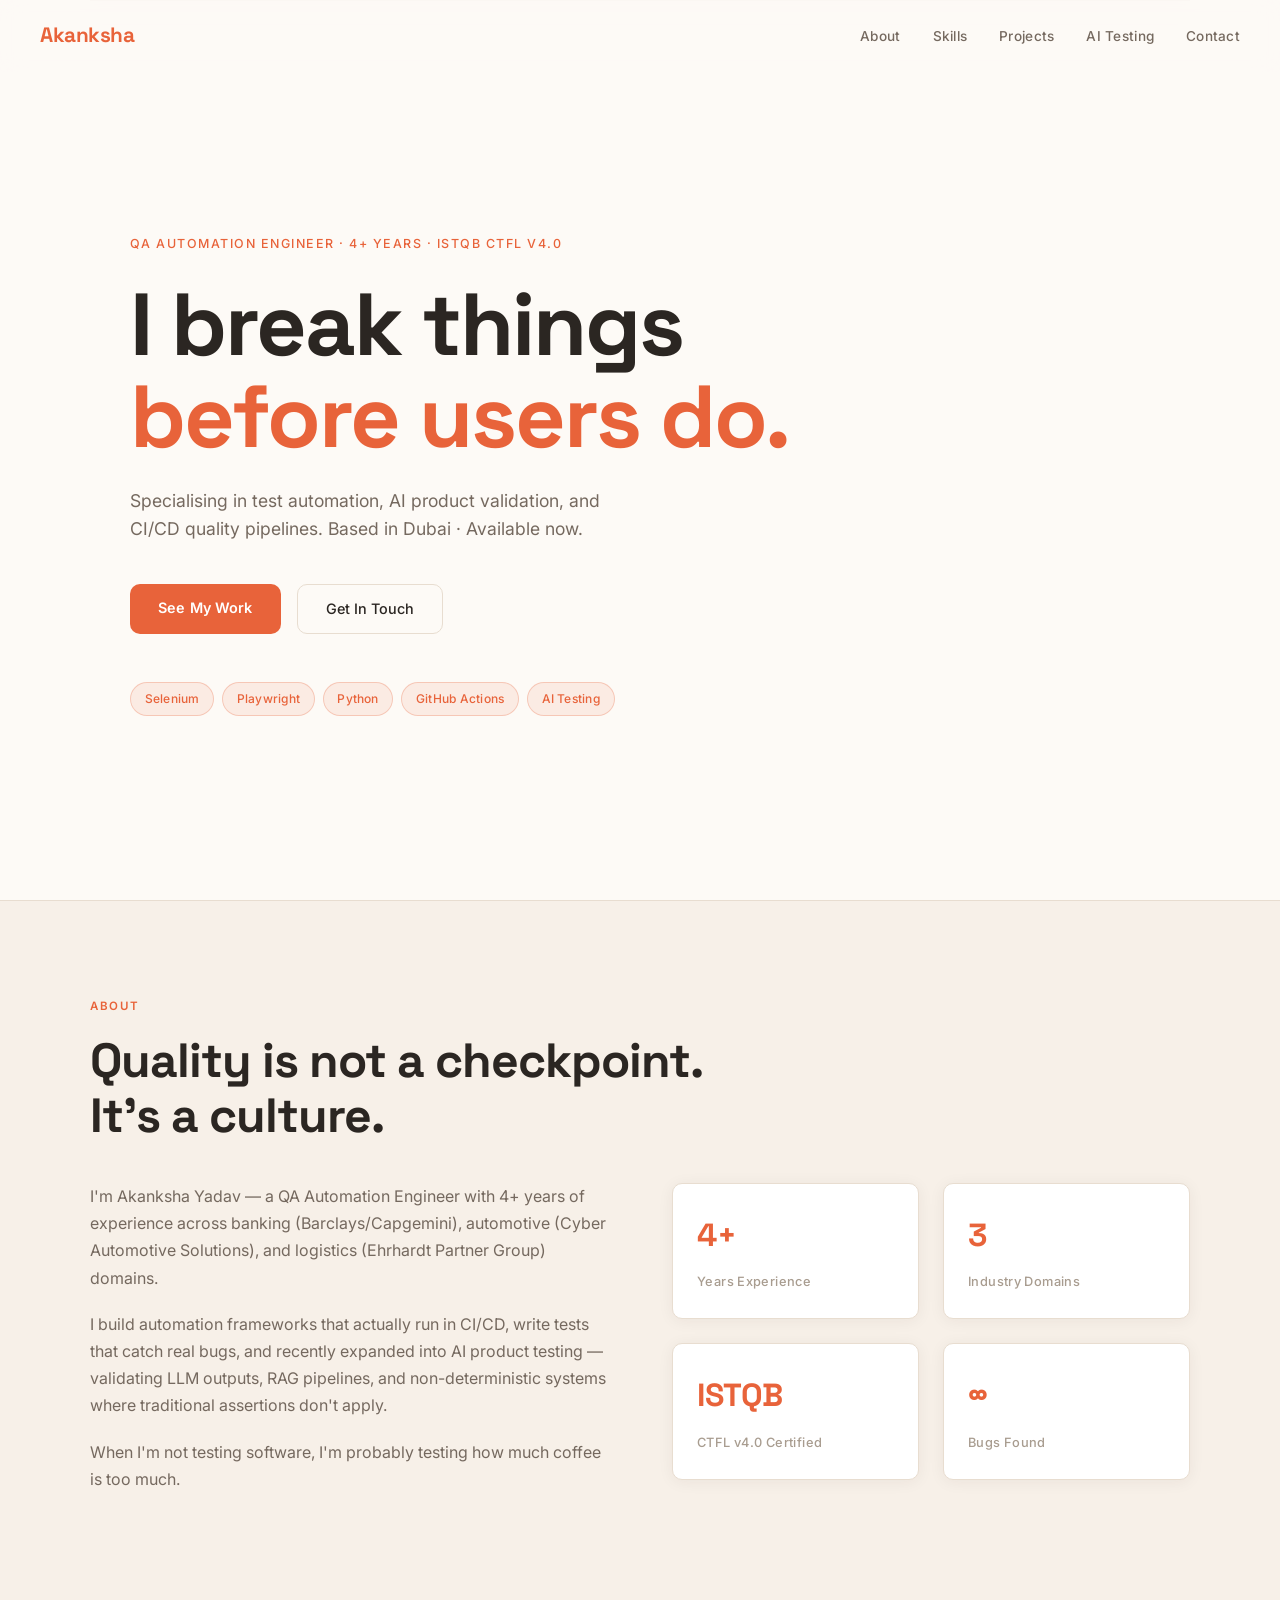
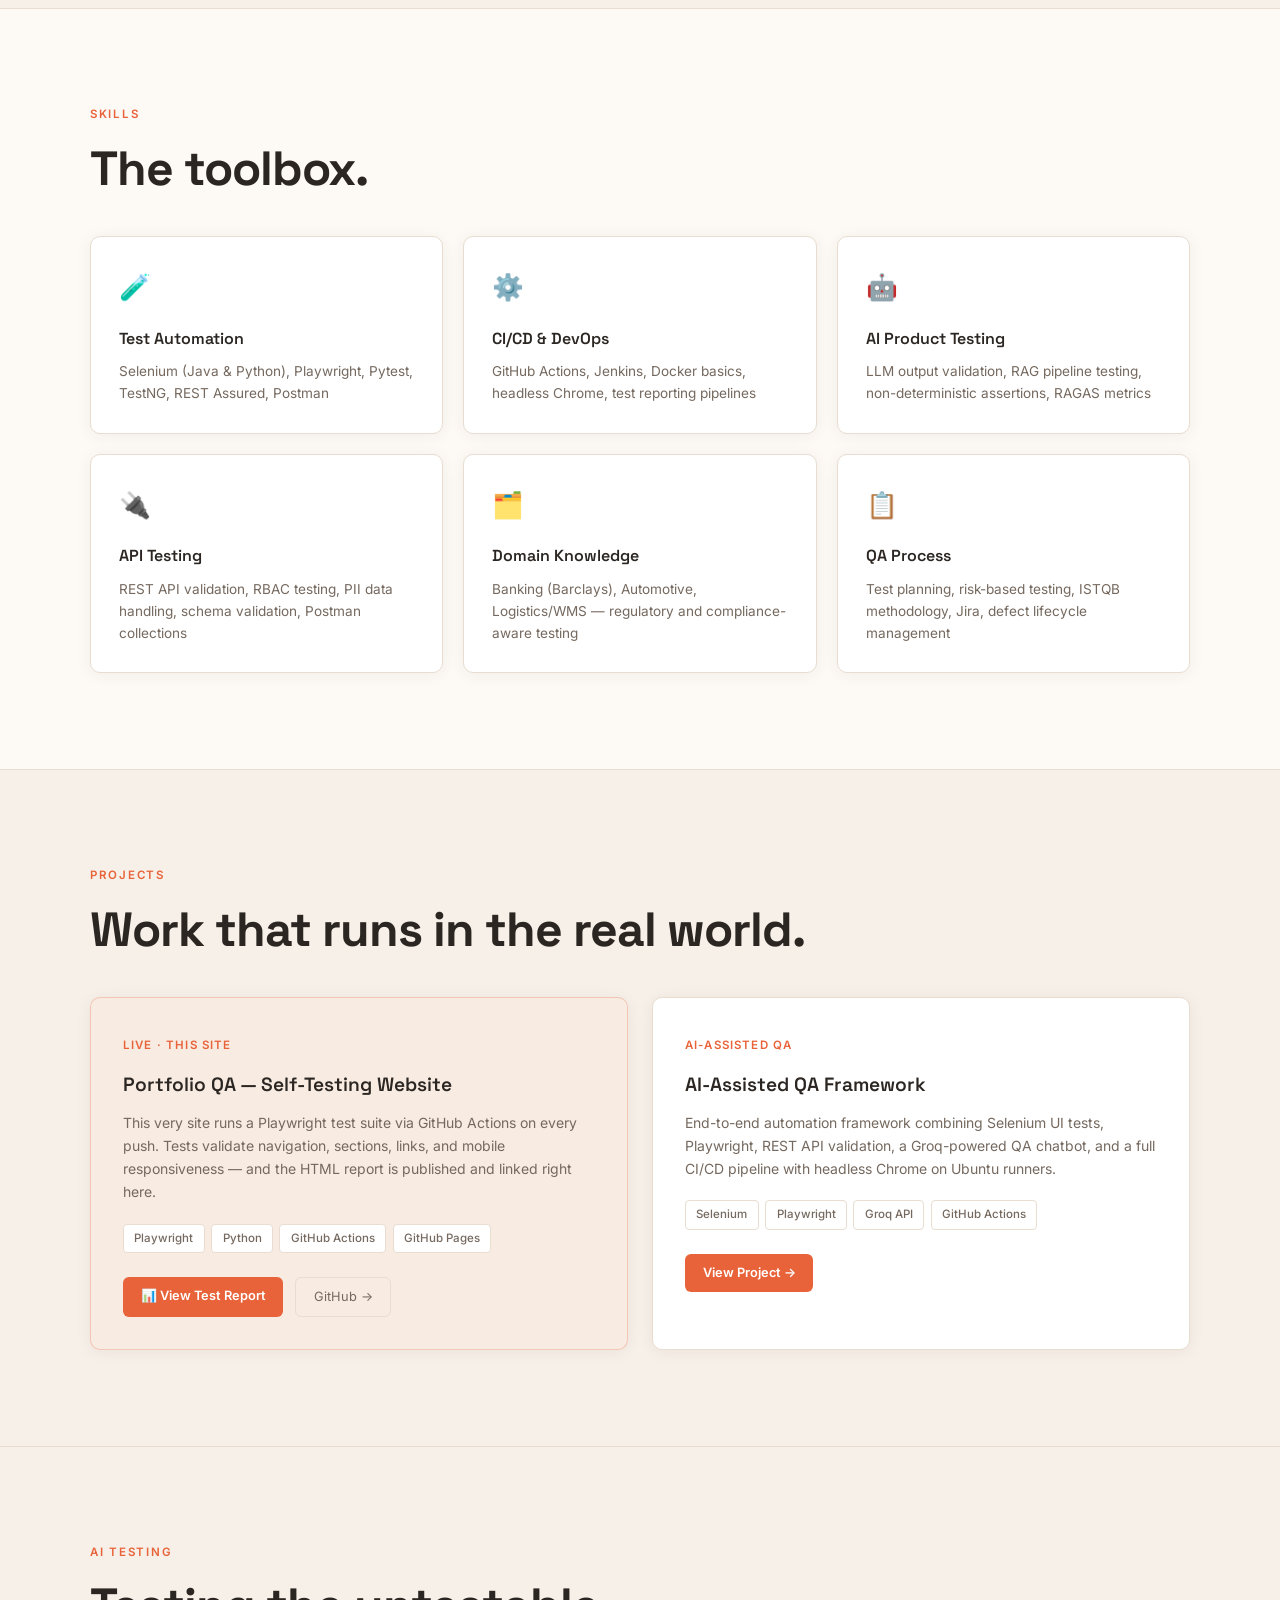
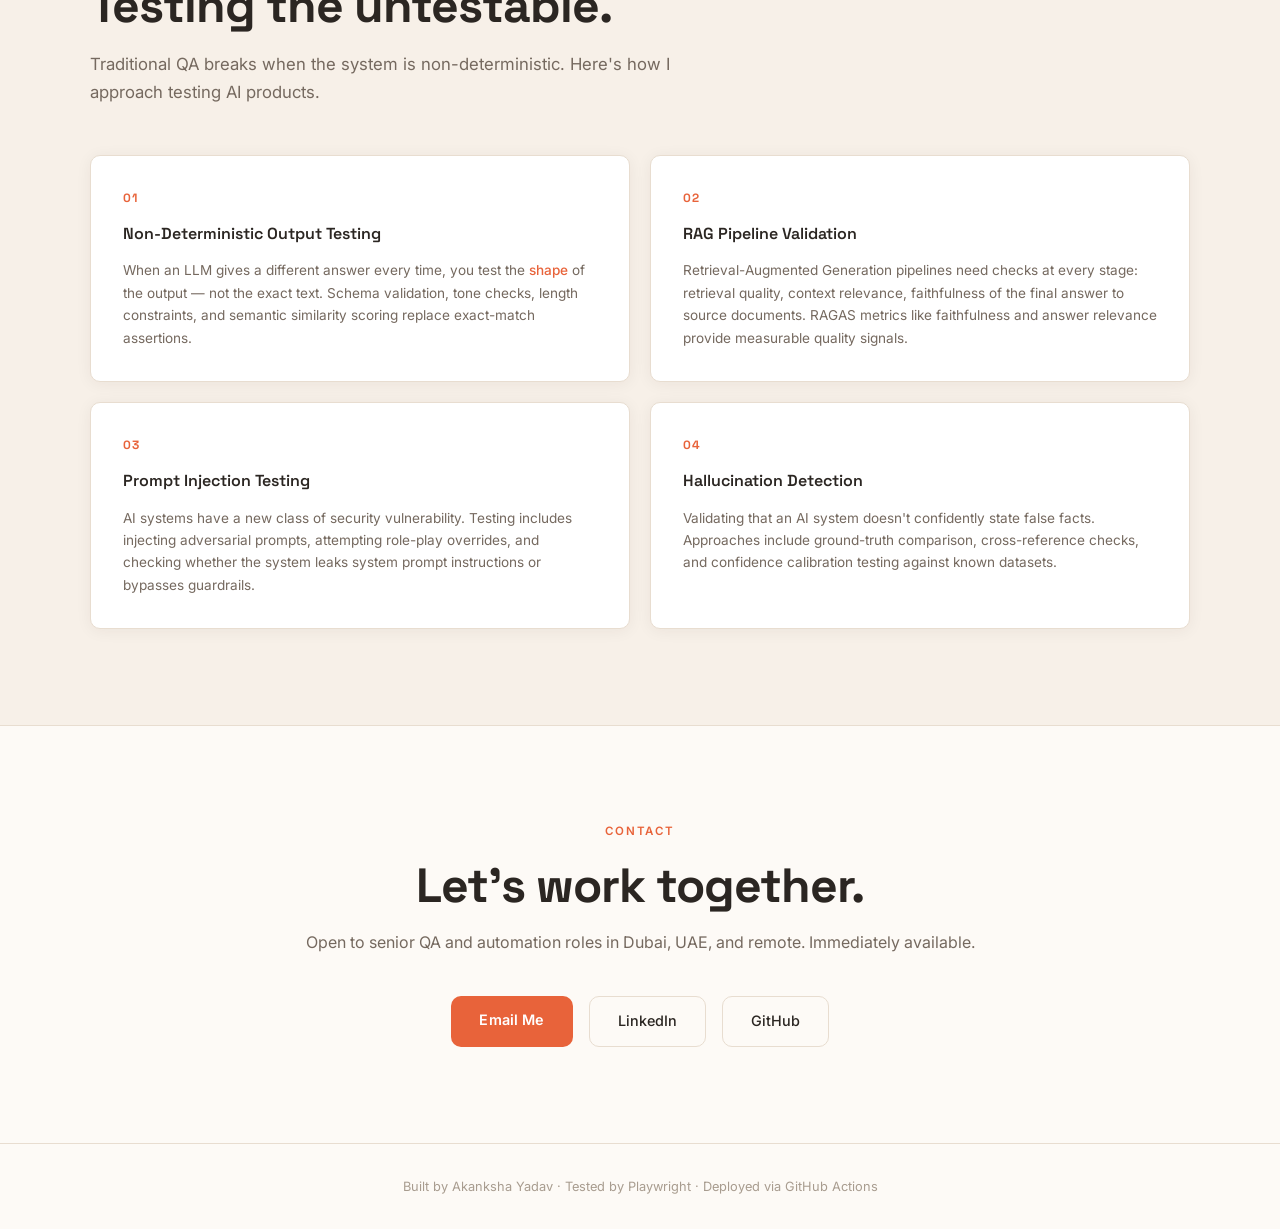
<file: index.html>
<!DOCTYPE html>
<html lang="en">
<head>
  <meta charset="UTF-8" />
  <meta name="viewport" content="width=device-width, initial-scale=1.0" />
  <title>Akanksha Yadav — QA Automation Engineer</title>
  <link rel="stylesheet" href="style.css" />
  <link href="https://fonts.googleapis.com/css2?family=Inter:wght@300;400;500;600&family=Space+Grotesk:wght@500;700&display=swap" rel="stylesheet" />
</head>
<body>

  <!-- NAV -->
  <nav id="navbar">
    <span class="nav-logo">Akanksha</span>
    <ul class="nav-links">
      <li><a href="#about">About</a></li>
      <li><a href="#skills">Skills</a></li>
      <li><a href="#projects">Projects</a></li>
      <li><a href="#ai-testing">AI Testing</a></li>
      <li><a href="#contact">Contact</a></li>
    </ul>
  </nav>

  <!-- HERO -->
  <section id="hero">
    <div class="hero-tag">QA Automation Engineer · 4+ Years · ISTQB CTFL v4.0</div>
    <h1>I break things<br /><span class="accent">before users do.</span></h1>
    <p class="hero-sub">
      Specialising in test automation, AI product validation, and CI/CD quality pipelines.
      Based in Dubai · Available now.
    </p>
    <div class="hero-actions">
      <a href="#projects" class="btn-primary">See My Work</a>
      <a href="#contact" class="btn-ghost">Get In Touch</a>
    </div>
    <div class="hero-badges">
      <span class="badge">Selenium</span>
      <span class="badge">Playwright</span>
      <span class="badge">Python</span>
      <span class="badge">GitHub Actions</span>
      <span class="badge">AI Testing</span>
    </div>
  </section>

  <!-- ABOUT -->
  <section id="about">
    <div class="section-inner">
      <span class="eyebrow">About</span>
      <h2>Quality is not a checkpoint.<br />It's a culture.</h2>
      <div class="about-grid">
        <div class="about-text">
          <p>
            I'm Akanksha Yadav — a QA Automation Engineer with 4+ years of experience across
            banking (Barclays/Capgemini), automotive (Cyber Automotive Solutions), and logistics
            (Ehrhardt Partner Group) domains.
          </p>
          <p>
            I build automation frameworks that actually run in CI/CD, write tests that catch real bugs,
            and recently expanded into AI product testing — validating LLM outputs, RAG pipelines,
            and non-deterministic systems where traditional assertions don't apply.
          </p>
          <p>
            When I'm not testing software, I'm probably testing how much coffee is too much.
          </p>
        </div>
        <div class="about-stats">
          <div class="stat">
            <span class="stat-num">4+</span>
            <span class="stat-label">Years Experience</span>
          </div>
          <div class="stat">
            <span class="stat-num">3</span>
            <span class="stat-label">Industry Domains</span>
          </div>
          <div class="stat">
            <span class="stat-num">ISTQB</span>
            <span class="stat-label">CTFL v4.0 Certified</span>
          </div>
          <div class="stat">
            <span class="stat-num">∞</span>
            <span class="stat-label">Bugs Found</span>
          </div>
        </div>
      </div>
    </div>
  </section>

  <!-- SKILLS -->
  <section id="skills">
    <div class="section-inner">
      <span class="eyebrow">Skills</span>
      <h2>The toolbox.</h2>
      <div class="skills-grid">
        <div class="skill-card">
          <div class="skill-icon">🧪</div>
          <h3>Test Automation</h3>
          <p>Selenium (Java & Python), Playwright, Pytest, TestNG, REST Assured, Postman</p>
        </div>
        <div class="skill-card">
          <div class="skill-icon">⚙️</div>
          <h3>CI/CD & DevOps</h3>
          <p>GitHub Actions, Jenkins, Docker basics, headless Chrome, test reporting pipelines</p>
        </div>
        <div class="skill-card">
          <div class="skill-icon">🤖</div>
          <h3>AI Product Testing</h3>
          <p>LLM output validation, RAG pipeline testing, non-deterministic assertions, RAGAS metrics</p>
        </div>
        <div class="skill-card">
          <div class="skill-icon">🔌</div>
          <h3>API Testing</h3>
          <p>REST API validation, RBAC testing, PII data handling, schema validation, Postman collections</p>
        </div>
        <div class="skill-card">
          <div class="skill-icon">🗂️</div>
          <h3>Domain Knowledge</h3>
          <p>Banking (Barclays), Automotive, Logistics/WMS — regulatory and compliance-aware testing</p>
        </div>
        <div class="skill-card">
          <div class="skill-icon">📋</div>
          <h3>QA Process</h3>
          <p>Test planning, risk-based testing, ISTQB methodology, Jira, defect lifecycle management</p>
        </div>
      </div>
    </div>
  </section>

  <!-- PROJECTS -->
  <section id="projects">
    <div class="section-inner">
      <span class="eyebrow">Projects</span>
      <h2>Work that runs in the real world.</h2>
      <div class="projects-grid">

        <div class="project-card featured">
          <div class="project-meta">
            <span class="project-tag">Live · This Site</span>
          </div>
          <h3>Portfolio QA — Self-Testing Website</h3>
          <p>
            This very site runs a Playwright test suite via GitHub Actions on every push.
            Tests validate navigation, sections, links, and mobile responsiveness — and
            the HTML report is published and linked right here.
          </p>
          <div class="project-tech">
            <span>Playwright</span><span>Python</span><span>GitHub Actions</span><span>GitHub Pages</span>
          </div>
          <div class="project-links">
            <a href="https://akanksha-avy.github.io/Portfolio-QA/test-report/" class="btn-small" id="test-report-link" target="_blank">📊 View Test Report</a>
            <a href="https://github.com/Akanksha-AVY" class="btn-small-ghost" target="_blank">GitHub →</a>
          </div>
        </div>

        <div class="project-card">
          <div class="project-meta">
            <span class="project-tag">AI-Assisted QA</span>
          </div>
          <h3>AI-Assisted QA Framework</h3>
          <p>
            End-to-end automation framework combining Selenium UI tests, Playwright,
            REST API validation, a Groq-powered QA chatbot, and a full CI/CD pipeline
            with headless Chrome on Ubuntu runners.
          </p>
          <div class="project-tech">
            <span>Selenium</span><span>Playwright</span><span>Groq API</span><span>GitHub Actions</span>
          </div>
          <div class="project-links">
            <a href="https://github.com/Akanksha-AVY/Portfolio-QA" class="btn-small" target="_blank">View Project →</a>
          </div>
        </div>

      </div>
    </div>
  </section>

  <!-- AI TESTING -->
  <section id="ai-testing">
    <div class="section-inner">
      <span class="eyebrow">AI Testing</span>
      <h2>Testing the untestable.</h2>
      <p class="section-intro">
        Traditional QA breaks when the system is non-deterministic. Here's how I approach testing AI products.
      </p>
      <div class="ai-grid">
        <div class="ai-card">
          <span class="ai-num">01</span>
          <h3>Non-Deterministic Output Testing</h3>
          <p>When an LLM gives a different answer every time, you test the <em>shape</em> of the output — not the exact text. Schema validation, tone checks, length constraints, and semantic similarity scoring replace exact-match assertions.</p>
        </div>
        <div class="ai-card">
          <span class="ai-num">02</span>
          <h3>RAG Pipeline Validation</h3>
          <p>Retrieval-Augmented Generation pipelines need checks at every stage: retrieval quality, context relevance, faithfulness of the final answer to source documents. RAGAS metrics like faithfulness and answer relevance provide measurable quality signals.</p>
        </div>
        <div class="ai-card">
          <span class="ai-num">03</span>
          <h3>Prompt Injection Testing</h3>
          <p>AI systems have a new class of security vulnerability. Testing includes injecting adversarial prompts, attempting role-play overrides, and checking whether the system leaks system prompt instructions or bypasses guardrails.</p>
        </div>
        <div class="ai-card">
          <span class="ai-num">04</span>
          <h3>Hallucination Detection</h3>
          <p>Validating that an AI system doesn't confidently state false facts. Approaches include ground-truth comparison, cross-reference checks, and confidence calibration testing against known datasets.</p>
        </div>
      </div>
    </div>
  </section>

  <!-- CONTACT -->
  <section id="contact">
    <div class="section-inner contact-inner">
      <span class="eyebrow">Contact</span>
      <h2>Let's work together.</h2>
      <p>Open to senior QA and automation roles in Dubai, UAE, and remote. Immediately available.</p>
      <div class="contact-links">
        <a href="mailto:akanksha.yadav04@gmail.com" class="btn-primary">Email Me</a>
        <a href="https://linkedin.com/in/akanksha-yadav04" class="btn-ghost" target="_blank">LinkedIn</a>
        <a href="https://github.com/Akanksha-AVY/Portfolio-QA" class="btn-ghost" target="_blank">GitHub</a>
      </div>
    </div>
  </section>

  <!-- FOOTER -->
  <footer>
    <p>Built by Akanksha Yadav · Tested by Playwright · Deployed via GitHub Actions</p>
  </footer>

  <script src="script.js"></script>
</body>
</html>
</file>
<file: style.css>
/* ============================================================
   TOKENS
   ============================================================ */
:root {
  --bg:        #fdfaf6;       /* warm cream */
  --surface:   #f7f0e8;       /* slightly deeper cream for alternating sections */
  --surface2:  #ffffff;       /* card backgrounds */
  --border:    #e8ddd0;       /* soft warm border */
  --accent:    #e8633a;       /* coral — the signature */
  --accent-dim:#e8633a18;
  --accent-text:#ffffff;      /* text on top of accent buttons */
  --text:      #2b2622;       /* warm near-black */
  --text-muted:#75695f;
  --text-dim:  #a89c8f;
  --font-disp: 'Space Grotesk', sans-serif;
  --font-body: 'Inter', sans-serif;
  --radius:    10px;
  --max-w:     1100px;
  --shadow:    0 2px 16px rgba(43, 38, 34, 0.06);
}

/* ============================================================
   RESET & BASE
   ============================================================ */
*, *::before, *::after { box-sizing: border-box; margin: 0; padding: 0; }

html { scroll-behavior: smooth; }

body {
  background: var(--bg);
  color: var(--text);
  font-family: var(--font-body);
  font-size: 16px;
  line-height: 1.7;
  -webkit-font-smoothing: antialiased;
}

a { color: inherit; text-decoration: none; }
img { display: block; max-width: 100%; }

/* ============================================================
   NAV
   ============================================================ */
#navbar {
  position: fixed;
  top: 0; left: 0; right: 0;
  z-index: 100;
  display: flex;
  align-items: center;
  justify-content: space-between;
  padding: 1.1rem 2.5rem;
  background: rgba(253,250,246,0.85);
  backdrop-filter: blur(12px);
  border-bottom: 1px solid var(--border);
}

.nav-logo {
  font-family: var(--font-disp);
  font-weight: 700;
  font-size: 1.3rem;
  color: var(--accent);
  letter-spacing: -0.5px;
}

.nav-links {
  display: flex;
  gap: 2rem;
  list-style: none;
}

.nav-links a {
  font-size: 0.85rem;
  font-weight: 500;
  color: var(--text-muted);
  letter-spacing: 0.02em;
  transition: color 0.2s;
}

.nav-links a:hover { color: var(--accent); }

/* ============================================================
   HERO
   ============================================================ */
#hero {
  min-height: 100vh;
  display: flex;
  flex-direction: column;
  justify-content: center;
  padding: 8rem 2.5rem 5rem;
  max-width: var(--max-w);
  margin: 0 auto;
}

.hero-tag {
  font-size: 0.78rem;
  font-weight: 500;
  letter-spacing: 0.12em;
  text-transform: uppercase;
  color: var(--accent);
  margin-bottom: 1.5rem;
}

#hero h1 {
  font-family: var(--font-disp);
  font-size: clamp(3rem, 7vw, 5.5rem);
  font-weight: 700;
  line-height: 1.05;
  letter-spacing: -2px;
  color: var(--text);
  margin-bottom: 1.5rem;
}

#hero h1 .accent { color: var(--accent); }

.hero-sub {
  font-size: 1.1rem;
  color: var(--text-muted);
  max-width: 520px;
  margin-bottom: 2.5rem;
  line-height: 1.6;
}

.hero-actions {
  display: flex;
  gap: 1rem;
  margin-bottom: 3rem;
  flex-wrap: wrap;
}

.hero-badges {
  display: flex;
  flex-wrap: wrap;
  gap: 0.5rem;
}

.badge {
  font-size: 0.75rem;
  font-weight: 500;
  padding: 0.35rem 0.85rem;
  border-radius: 999px;
  background: var(--accent-dim);
  border: 1px solid #e8633a44;
  color: var(--accent);
  letter-spacing: 0.02em;
}

/* ============================================================
   BUTTONS
   ============================================================ */
.btn-primary {
  display: inline-block;
  padding: 0.75rem 1.75rem;
  background: var(--accent);
  color: var(--accent-text);
  font-weight: 600;
  font-size: 0.9rem;
  border-radius: var(--radius);
  transition: opacity 0.2s, transform 0.15s;
  letter-spacing: 0.01em;
}
.btn-primary:hover { opacity: 0.88; transform: translateY(-1px); }

.btn-ghost {
  display: inline-block;
  padding: 0.75rem 1.75rem;
  border: 1px solid var(--border);
  color: var(--text);
  font-weight: 500;
  font-size: 0.9rem;
  border-radius: var(--radius);
  transition: border-color 0.2s, color 0.2s;
}
.btn-ghost:hover { border-color: var(--accent); color: var(--accent); }

.btn-small {
  display: inline-block;
  padding: 0.5rem 1.1rem;
  background: var(--accent);
  color: var(--accent-text);
  font-weight: 600;
  font-size: 0.8rem;
  border-radius: 6px;
  transition: opacity 0.2s;
}
.btn-small:hover { opacity: 0.85; }

.btn-small-ghost {
  display: inline-block;
  padding: 0.5rem 1.1rem;
  border: 1px solid var(--border);
  color: var(--text-muted);
  font-size: 0.8rem;
  border-radius: 6px;
  transition: color 0.2s, border-color 0.2s;
}
.btn-small-ghost:hover { color: var(--accent); border-color: var(--accent); }

/* ============================================================
   SECTIONS — shared
   ============================================================ */
section {
  padding: 6rem 2.5rem;
  border-top: 1px solid var(--border);
}

.section-inner {
  max-width: var(--max-w);
  margin: 0 auto;
}

.eyebrow {
  display: block;
  font-size: 0.72rem;
  font-weight: 600;
  letter-spacing: 0.15em;
  text-transform: uppercase;
  color: var(--accent);
  margin-bottom: 1rem;
}

section h2 {
  font-family: var(--font-disp);
  font-size: clamp(2rem, 4vw, 3rem);
  font-weight: 700;
  letter-spacing: -1px;
  color: var(--text);
  margin-bottom: 2.5rem;
  line-height: 1.15;
}

.section-intro {
  color: var(--text-muted);
  font-size: 1.05rem;
  max-width: 580px;
  margin-bottom: 3rem;
  margin-top: -1.5rem;
}

/* ============================================================
   ABOUT
   ============================================================ */
#about { background: var(--surface); }

.about-grid {
  display: grid;
  grid-template-columns: 1fr 1fr;
  gap: 4rem;
  align-items: start;
}

.about-text p {
  color: var(--text-muted);
  margin-bottom: 1.2rem;
  font-size: 1rem;
}

.about-stats {
  display: grid;
  grid-template-columns: 1fr 1fr;
  gap: 1.5rem;
}

.stat {
  background: var(--surface2);
  border: 1px solid var(--border);
  border-radius: var(--radius);
  padding: 1.5rem;
  box-shadow: var(--shadow);
}

.stat-num {
  display: block;
  font-family: var(--font-disp);
  font-size: 2rem;
  font-weight: 700;
  color: var(--accent);
  margin-bottom: 0.3rem;
}

.stat-label {
  font-size: 0.8rem;
  color: var(--text-dim);
  font-weight: 500;
  letter-spacing: 0.03em;
}

/* ============================================================
   SKILLS
   ============================================================ */
.skills-grid {
  display: grid;
  grid-template-columns: repeat(3, 1fr);
  gap: 1.25rem;
}

.skill-card {
  background: var(--surface2);
  border: 1px solid var(--border);
  border-radius: var(--radius);
  padding: 1.75rem;
  box-shadow: var(--shadow);
  transition: border-color 0.2s, transform 0.2s, box-shadow 0.2s;
}

.skill-card:hover {
  border-color: var(--accent);
  transform: translateY(-3px);
  box-shadow: 0 8px 24px rgba(43, 38, 34, 0.1);
}

.skill-icon {
  font-size: 1.6rem;
  margin-bottom: 1rem;
}

.skill-card h3 {
  font-family: var(--font-disp);
  font-size: 1rem;
  font-weight: 600;
  color: var(--text);
  margin-bottom: 0.6rem;
}

.skill-card p {
  font-size: 0.85rem;
  color: var(--text-muted);
  line-height: 1.6;
}

/* ============================================================
   PROJECTS
   ============================================================ */
#projects { background: var(--surface); }

.projects-grid {
  display: grid;
  grid-template-columns: 1fr 1fr;
  gap: 1.5rem;
}

.project-card {
  background: var(--surface2);
  border: 1px solid var(--border);
  border-radius: var(--radius);
  padding: 2rem;
  box-shadow: var(--shadow);
  transition: border-color 0.2s, box-shadow 0.2s;
}

.project-card:hover {
  border-color: var(--accent);
  box-shadow: 0 8px 24px rgba(43, 38, 34, 0.1);
}

.project-card.featured {
  border-color: #e8633a44;
  background: #e8633a08;
}

.project-meta {
  margin-bottom: 1rem;
}

.project-tag {
  font-size: 0.72rem;
  font-weight: 600;
  letter-spacing: 0.1em;
  text-transform: uppercase;
  color: var(--accent);
}

.project-card h3 {
  font-family: var(--font-disp);
  font-size: 1.2rem;
  font-weight: 600;
  color: var(--text);
  margin-bottom: 0.8rem;
  line-height: 1.3;
}

.project-card p {
  font-size: 0.875rem;
  color: var(--text-muted);
  line-height: 1.65;
  margin-bottom: 1.25rem;
}

.project-tech {
  display: flex;
  flex-wrap: wrap;
  gap: 0.4rem;
  margin-bottom: 1.5rem;
}

.project-tech span {
  font-size: 0.72rem;
  font-weight: 500;
  padding: 0.25rem 0.65rem;
  background: var(--surface2);
  border: 1px solid var(--border);
  border-radius: 4px;
  color: var(--text-muted);
}

.project-links {
  display: flex;
  gap: 0.75rem;
  flex-wrap: wrap;
}

/* ============================================================
   AI TESTING
   ============================================================ */
#ai-testing { background: var(--surface); }

.ai-grid {
  display: grid;
  grid-template-columns: 1fr 1fr;
  gap: 1.25rem;
}

.ai-card {
  background: var(--surface2);
  border: 1px solid var(--border);
  border-radius: var(--radius);
  padding: 2rem;
  box-shadow: var(--shadow);
  transition: border-color 0.2s, box-shadow 0.2s;
}

.ai-card:hover {
  border-color: var(--accent);
  box-shadow: 0 8px 24px rgba(43, 38, 34, 0.1);
}

.ai-num {
  display: block;
  font-family: var(--font-disp);
  font-size: 0.75rem;
  font-weight: 700;
  letter-spacing: 0.1em;
  color: var(--accent);
  margin-bottom: 0.75rem;
}

.ai-card h3 {
  font-family: var(--font-disp);
  font-size: 1rem;
  font-weight: 600;
  color: var(--text);
  margin-bottom: 0.75rem;
}

.ai-card p {
  font-size: 0.85rem;
  color: var(--text-muted);
  line-height: 1.65;
}

.ai-card p em {
  color: var(--accent);
  font-style: normal;
  font-weight: 500;
}

/* ============================================================
   CONTACT
   ============================================================ */
.contact-inner {
  text-align: center;
}

.contact-inner h2 { margin-bottom: 1rem; }

.contact-inner p {
  color: var(--text-muted);
  margin-bottom: 2.5rem;
  font-size: 1rem;
}

.contact-links {
  display: flex;
  gap: 1rem;
  justify-content: center;
  flex-wrap: wrap;
}

/* ============================================================
   FOOTER
   ============================================================ */
footer {
  padding: 2rem 2.5rem;
  text-align: center;
  border-top: 1px solid var(--border);
  font-size: 0.8rem;
  color: var(--text-dim);
}

/* ============================================================
   RESPONSIVE
   ============================================================ */
@media (max-width: 768px) {
  #navbar { padding: 1rem 1.25rem; }
  .nav-links { gap: 1rem; }
  .nav-links a { font-size: 0.78rem; }

  section { padding: 4rem 1.25rem; }

  #hero { padding: 7rem 1.25rem 4rem; }
  #hero h1 { letter-spacing: -1px; }

  .about-grid { grid-template-columns: 1fr; gap: 2.5rem; }
  .skills-grid { grid-template-columns: 1fr 1fr; }
  .projects-grid { grid-template-columns: 1fr; }
  .ai-grid { grid-template-columns: 1fr; }
  .about-stats { grid-template-columns: 1fr 1fr; }
}

@media (max-width: 480px) {
  .nav-links { display: none; }
  .skills-grid { grid-template-columns: 1fr; }
  .about-stats { grid-template-columns: 1fr; }
}

/* ============================================================
   REDUCED MOTION
   ============================================================ */
@media (prefers-reduced-motion: reduce) {
  * { transition: none !important; }
  html { scroll-behavior: auto; }
}
</file>
